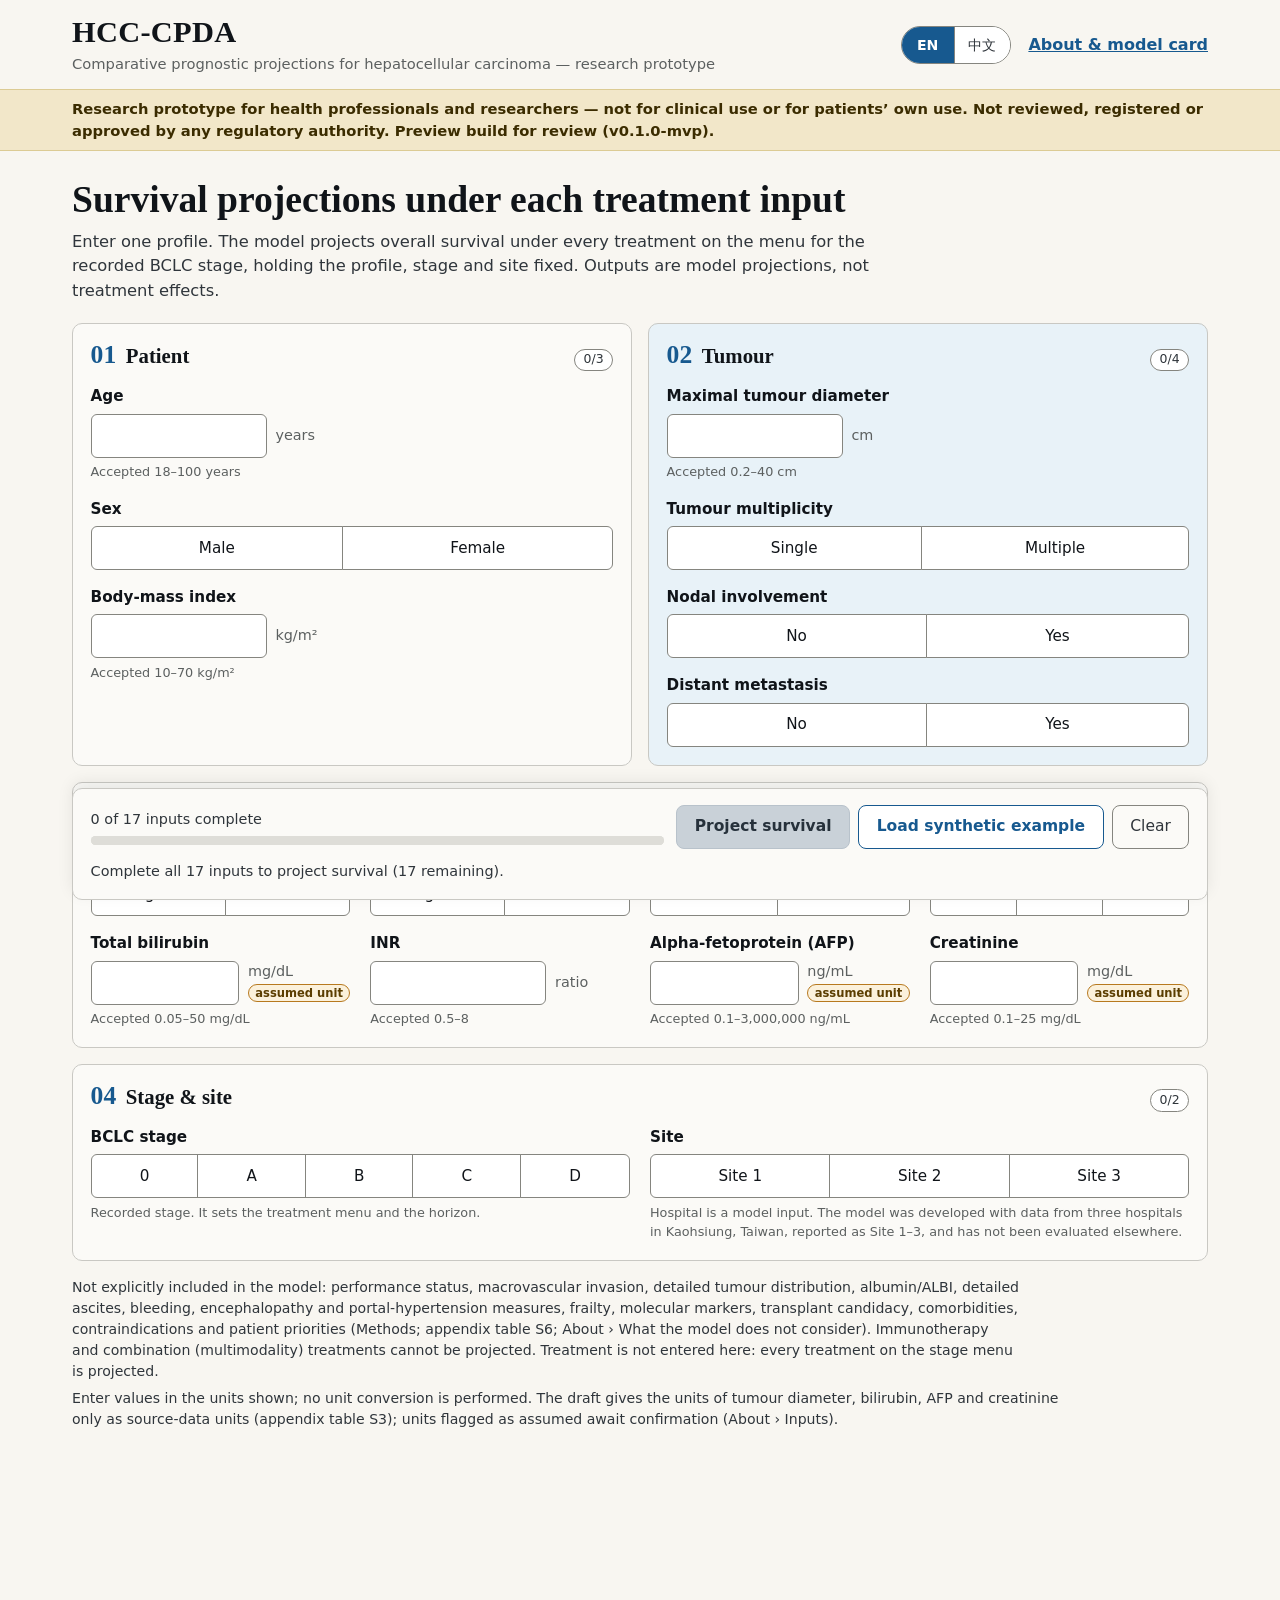
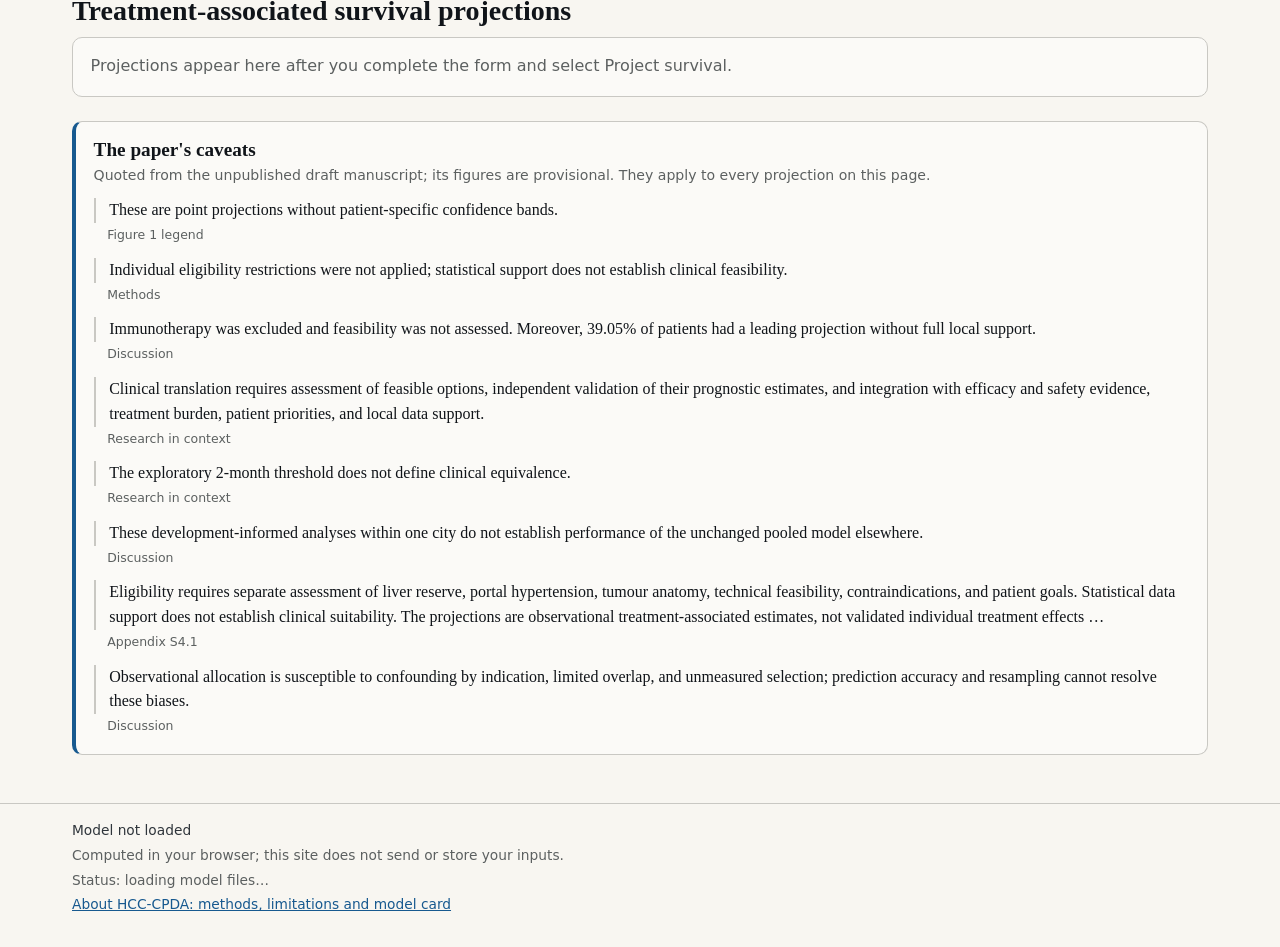
<file: index.html>
<!doctype html>
<html lang="en">
<head>
<meta charset="utf-8">
<meta name="viewport" content="width=device-width, initial-scale=1">
<meta http-equiv="Content-Security-Policy" content="default-src 'self'; script-src 'self'; style-src 'self'; img-src 'self' data:; connect-src 'self'; font-src 'self'; object-src 'none'; base-uri 'none'; form-action 'none'">
<meta name="referrer" content="no-referrer">
<meta name="robots" content="noindex, nofollow">
<title data-i18n="meta.title.calc">HCC-CPDA</title>
<link rel="icon" href="data:,">
<link rel="stylesheet" href="css/site.css">
<script type="module" src="js/app.js"></script>
</head>
<body data-page="calc">
<a class="skip-link" href="#calc-form" data-i18n="nav.skip_form"></a>

<header class="site-header">
  <div class="wrap header-inner">
    <div class="brand">
      <p class="wordmark"><a href="index.html" data-i18n="brand.name"></a></p>
      <p class="tagline" data-i18n="brand.subtitle"></p>
    </div>
    <nav class="header-nav" data-i18n-attr="aria-label:nav.label">
      <div class="lang-toggle" role="group" data-i18n-attr="aria-label:lang.label">
        <button type="button" data-lang="en" aria-pressed="true" lang="en" data-i18n="lang.en"></button>
        <button type="button" data-lang="zh-TW" aria-pressed="false" lang="zh-TW" data-i18n="lang.zh"></button>
      </div>
      <a class="nav-link" href="about.html" data-i18n="nav.about"></a>
    </nav>
  </div>
  <div class="banner" role="note"><p class="wrap" data-i18n="banner.text"></p></div>
</header>

<noscript><p class="wrap noscript">JavaScript is required for this calculator. 此計算器需要 JavaScript。</p></noscript>

<main id="main" class="wrap">
  <section class="intro" aria-labelledby="page-title">
    <h1 id="page-title" data-i18n="calc.title"></h1>
    <p class="lead" data-i18n="calc.lead"></p>
  </section>

  <form id="calc-form" class="calc-form" novalidate autocomplete="off" aria-labelledby="form-title">
    <h2 id="form-title" class="visually-hidden" data-i18n="form.title"></h2>
    <div class="form-grid">
      <fieldset class="sec sec-patient" data-section="patient">
        <legend class="sec-legend">
          <span class="sec-num" aria-hidden="true">01</span>
          <span class="sec-title" data-i18n="section.patient"></span>
          <span class="sec-count" data-count-for="patient" aria-hidden="true"></span>
          <span class="visually-hidden" data-count-sr-for="patient"></span>
        </legend>
        <div class="fields" data-fields-for="patient"></div>
      </fieldset>

      <fieldset class="sec sec-tumour" data-section="tumour">
        <legend class="sec-legend">
          <span class="sec-num" aria-hidden="true">02</span>
          <span class="sec-title" data-i18n="section.tumour"></span>
          <span class="sec-count" data-count-for="tumour" aria-hidden="true"></span>
          <span class="visually-hidden" data-count-sr-for="tumour"></span>
        </legend>
        <div class="fields" data-fields-for="tumour"></div>
      </fieldset>

      <fieldset class="sec sec-liver" data-section="liver">
        <legend class="sec-legend">
          <span class="sec-num" aria-hidden="true">03</span>
          <span class="sec-title" data-i18n="section.liver"></span>
          <span class="sec-count" data-count-for="liver" aria-hidden="true"></span>
          <span class="visually-hidden" data-count-sr-for="liver"></span>
        </legend>
        <div class="fields" data-fields-for="liver"></div>
      </fieldset>

      <fieldset class="sec sec-stage" data-section="stage_site">
        <legend class="sec-legend">
          <span class="sec-num" aria-hidden="true">04</span>
          <span class="sec-title" data-i18n="section.stage_site"></span>
          <span class="sec-count" data-count-for="stage_site" aria-hidden="true"></span>
          <span class="visually-hidden" data-count-sr-for="stage_site"></span>
        </legend>
        <div class="fields" data-fields-for="stage_site"></div>
      </fieldset>
    </div>

    <div class="form-notes">
      <p class="not-used" data-i18n="form.not_used"></p>
      <p class="units-note" data-i18n="form.units_note"></p>
    </div>

    <div class="actions">
      <div class="completion">
        <label for="completion-bar" id="completion-label"></label>
        <progress id="completion-bar" max="17" value="0"></progress>
      </div>
      <div class="buttons">
        <button type="submit" id="btn-project" class="btn btn-primary is-disabled" aria-disabled="true" aria-describedby="project-reason" data-i18n="btn.project"></button>
        <button type="button" id="btn-example" class="btn btn-secondary" data-i18n="btn.example"></button>
        <button type="button" id="btn-undo" class="btn btn-ghost" hidden data-i18n="btn.undo"></button>
        <button type="button" id="btn-clear" class="btn btn-ghost" data-i18n="btn.clear"></button>
      </div>
      <p id="project-reason" class="reason"></p>
      <p id="form-notice" class="notice" role="status"></p>
      <p id="form-live" class="visually-hidden" role="status"></p>
    </div>
  </form>

  <section id="results" class="results" aria-labelledby="results-title">
    <div class="results-head">
      <h2 id="results-title" tabindex="-1" data-i18n="results.title"></h2>
      <p id="results-context" class="context"></p>
      <p id="results-live" class="visually-hidden" role="status"></p>
    </div>
    <div id="results-body" class="results-body"></div>

    <section class="caveats" aria-labelledby="caveats-title">
      <h3 id="caveats-title" data-i18n="caveats.title"></h3>
      <p class="caveats-intro" data-i18n="caveats.intro"></p>
      <ul class="quote-list">
        <li><blockquote><p data-i18n="caveat.1.text"></p></blockquote><p class="src" data-i18n="caveat.1.src"></p></li>
        <li><blockquote><p data-i18n="caveat.2.text"></p></blockquote><p class="src" data-i18n="caveat.2.src"></p></li>
        <li><blockquote><p data-i18n="caveat.3.text"></p></blockquote><p class="src" data-i18n="caveat.3.src"></p></li>
        <li><blockquote><p data-i18n="caveat.4.text"></p></blockquote><p class="src" data-i18n="caveat.4.src"></p></li>
        <li><blockquote><p data-i18n="caveat.5.text"></p></blockquote><p class="src" data-i18n="caveat.5.src"></p></li>
        <li><blockquote><p data-i18n="caveat.6.text"></p></blockquote><p class="src" data-i18n="caveat.6.src"></p></li>
        <li><blockquote><p data-i18n="caveat.7.text"></p></blockquote><p class="src" data-i18n="caveat.7.src"></p></li>
        <li><blockquote><p data-i18n="caveat.8.text"></p></blockquote><p class="src" data-i18n="caveat.8.src"></p></li>
      </ul>
    </section>
  </section>
</main>

<footer class="site-footer">
  <div class="wrap footer-inner">
    <p id="footer-model" class="footer-model"></p>
    <p data-i18n="footer.privacy"></p>
    <p id="footer-status" class="footer-status" role="status"></p>
    <p><a href="about.html" data-i18n="footer.about"></a></p>
  </div>
</footer>
</body>
</html>
</file>
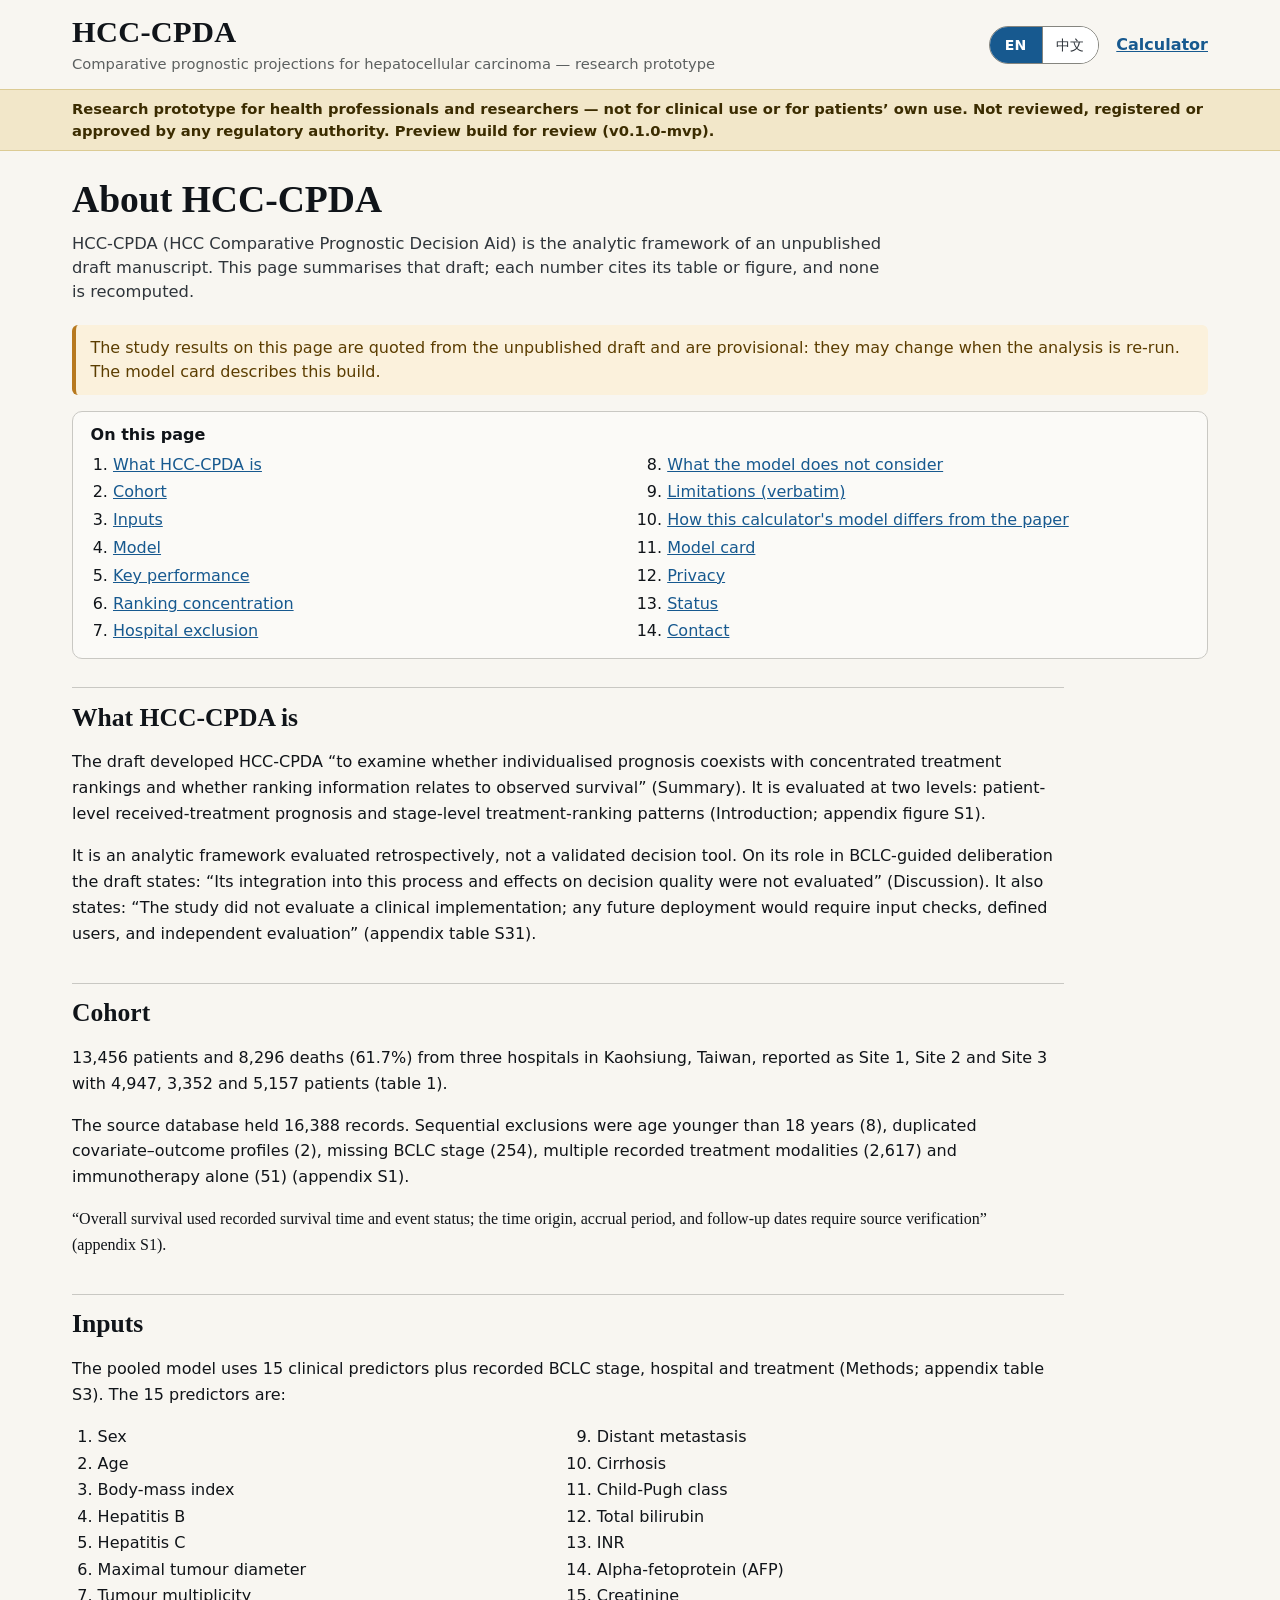
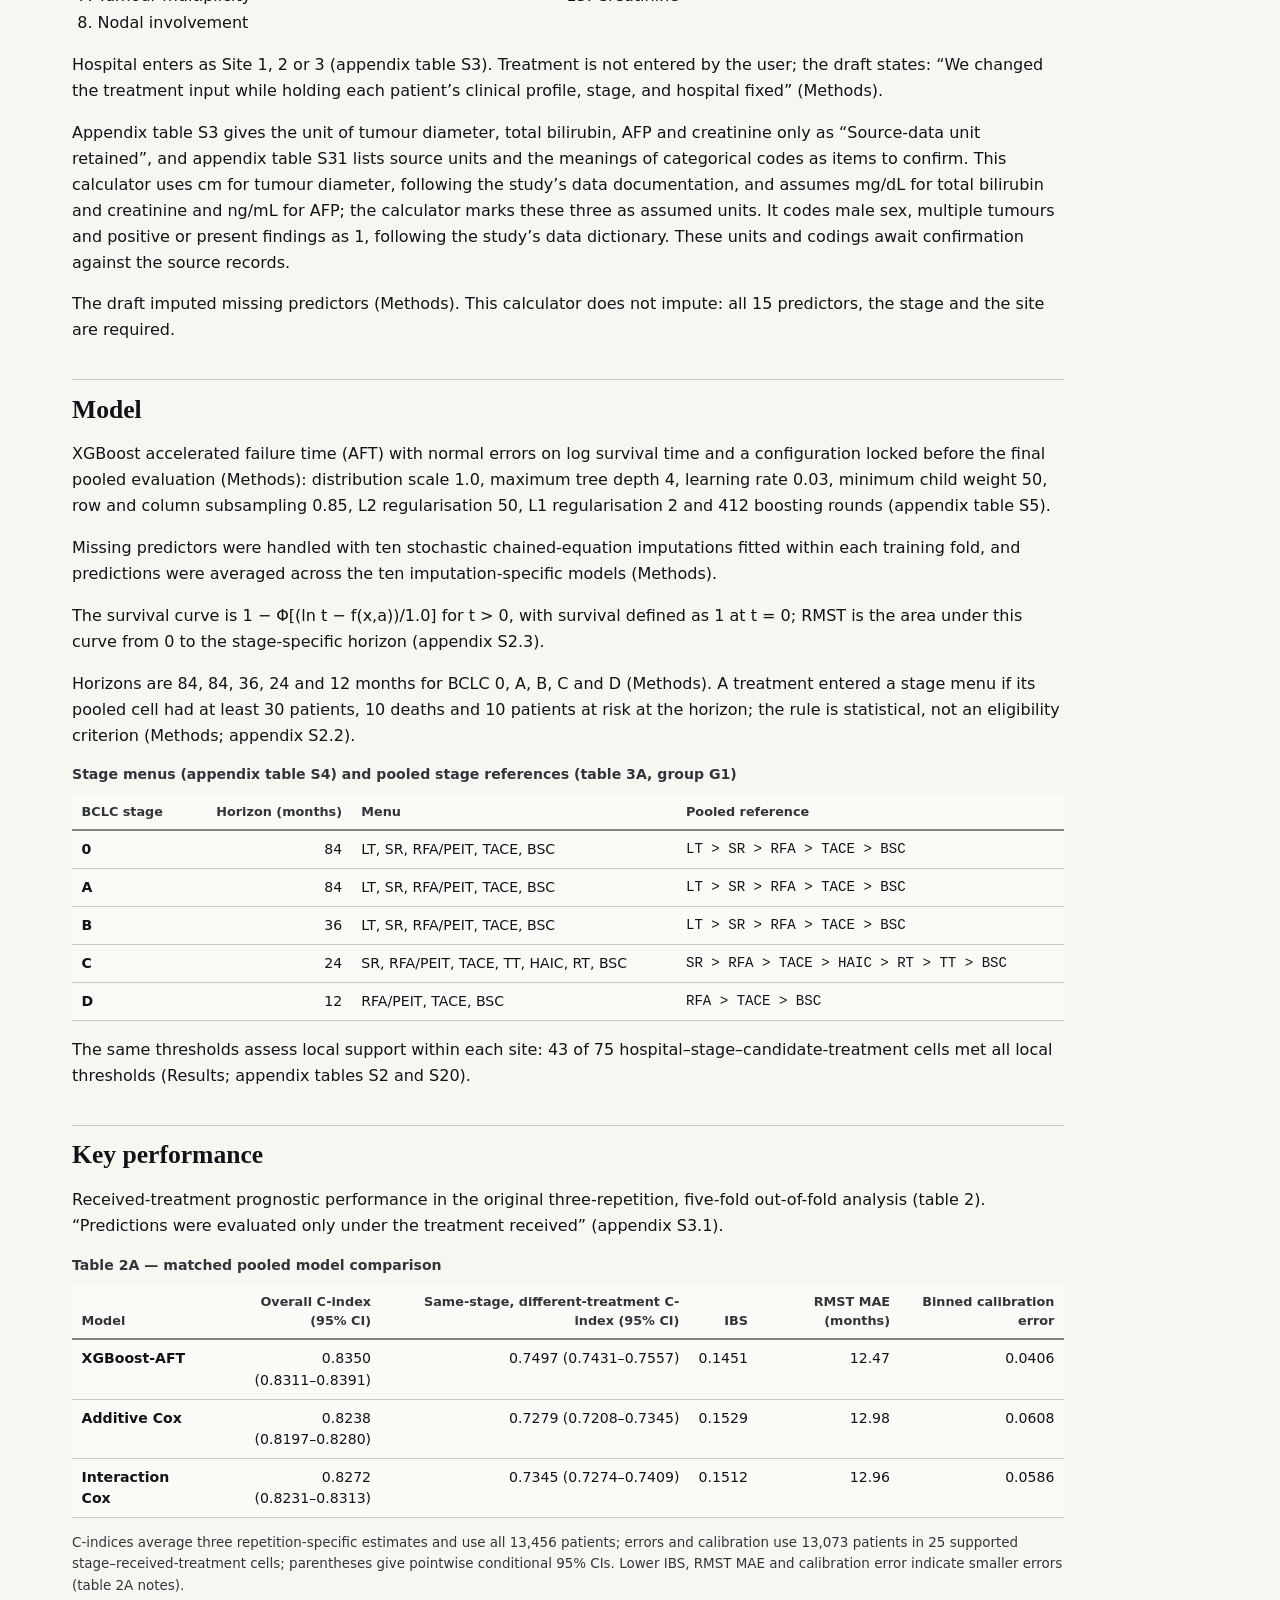
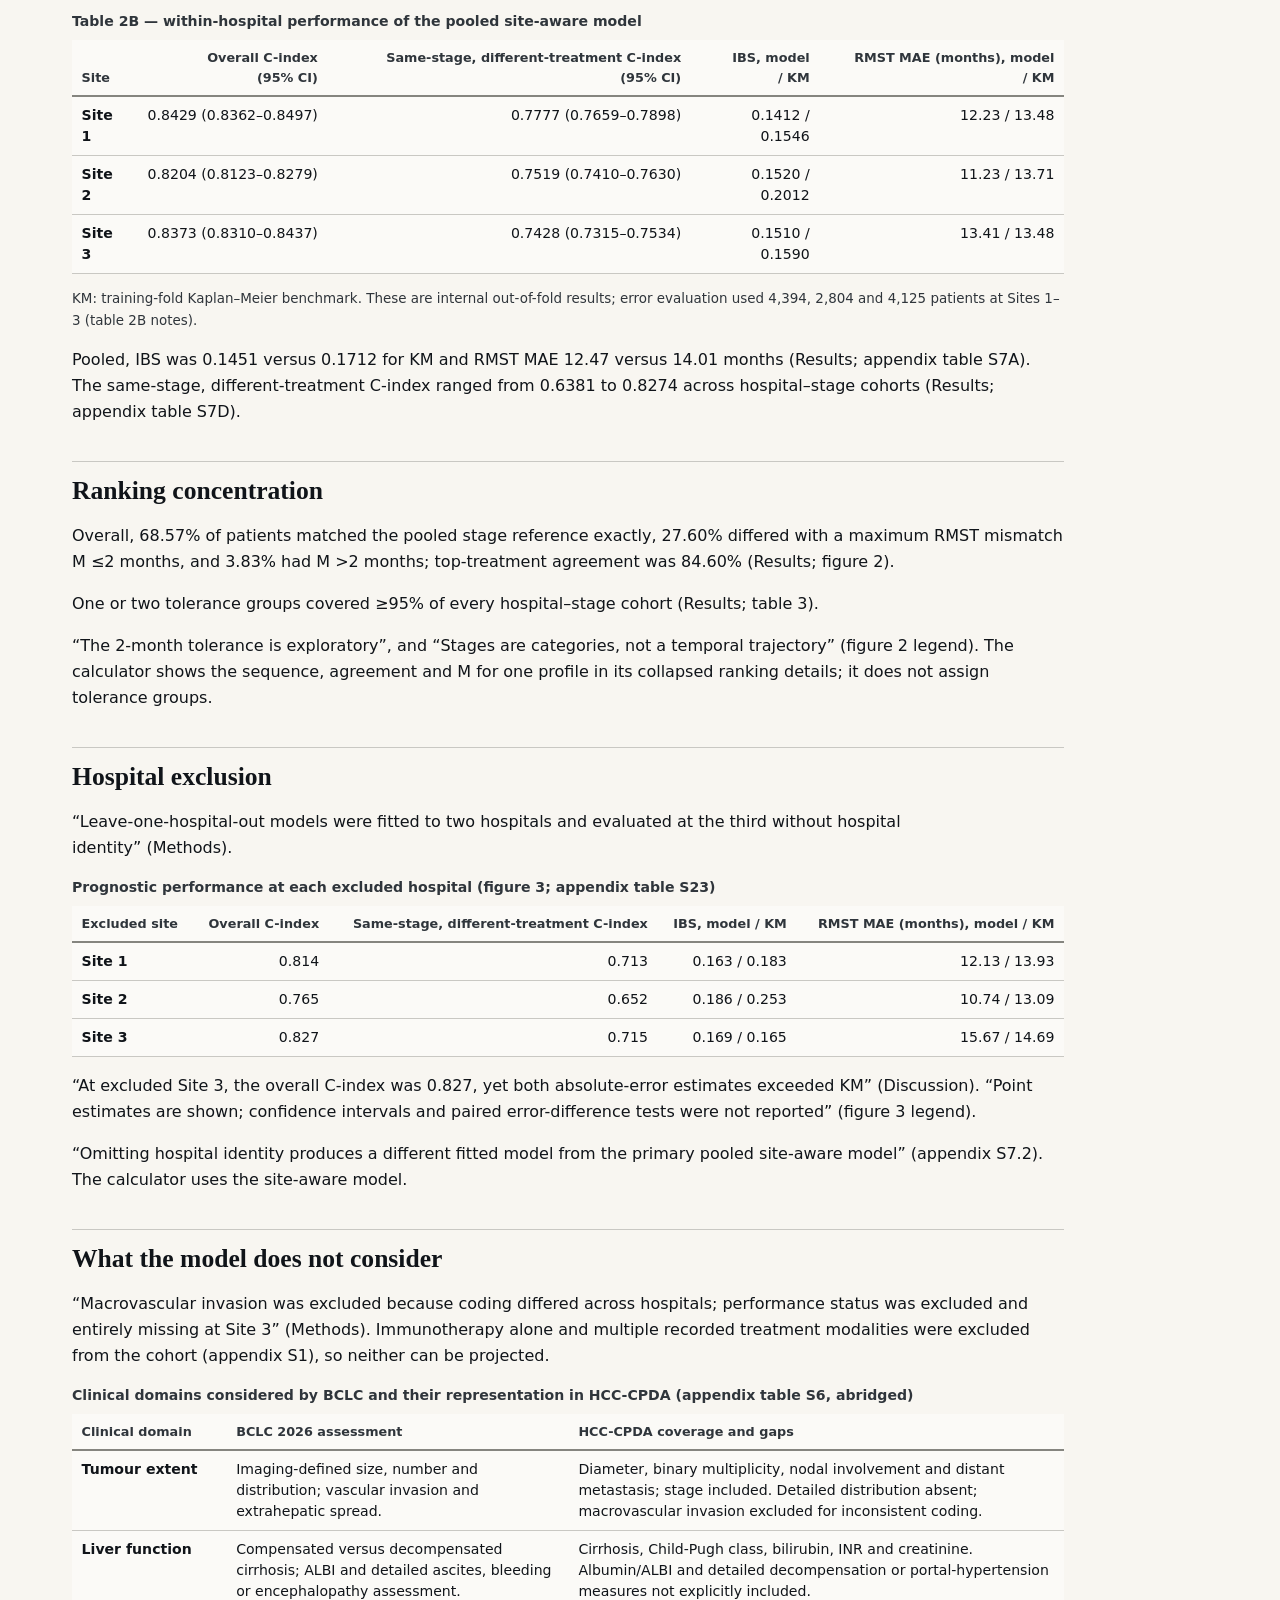
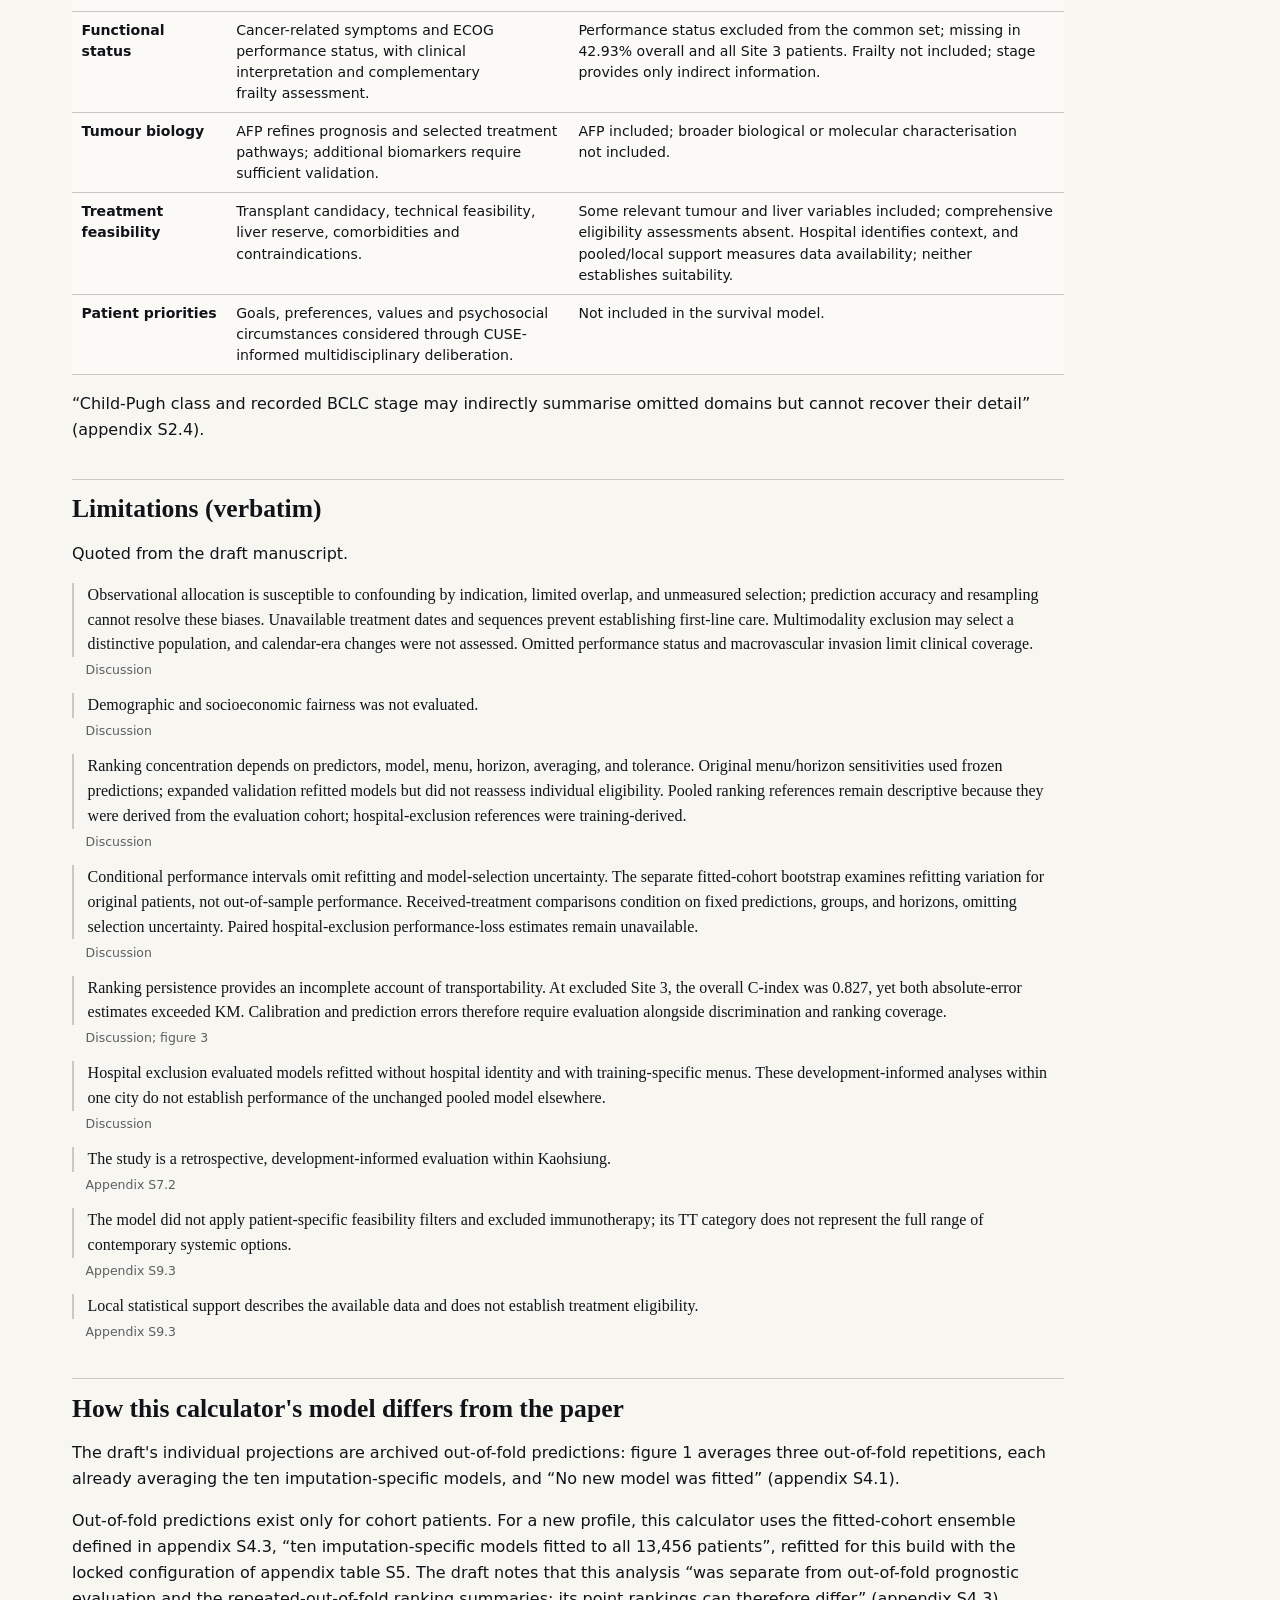
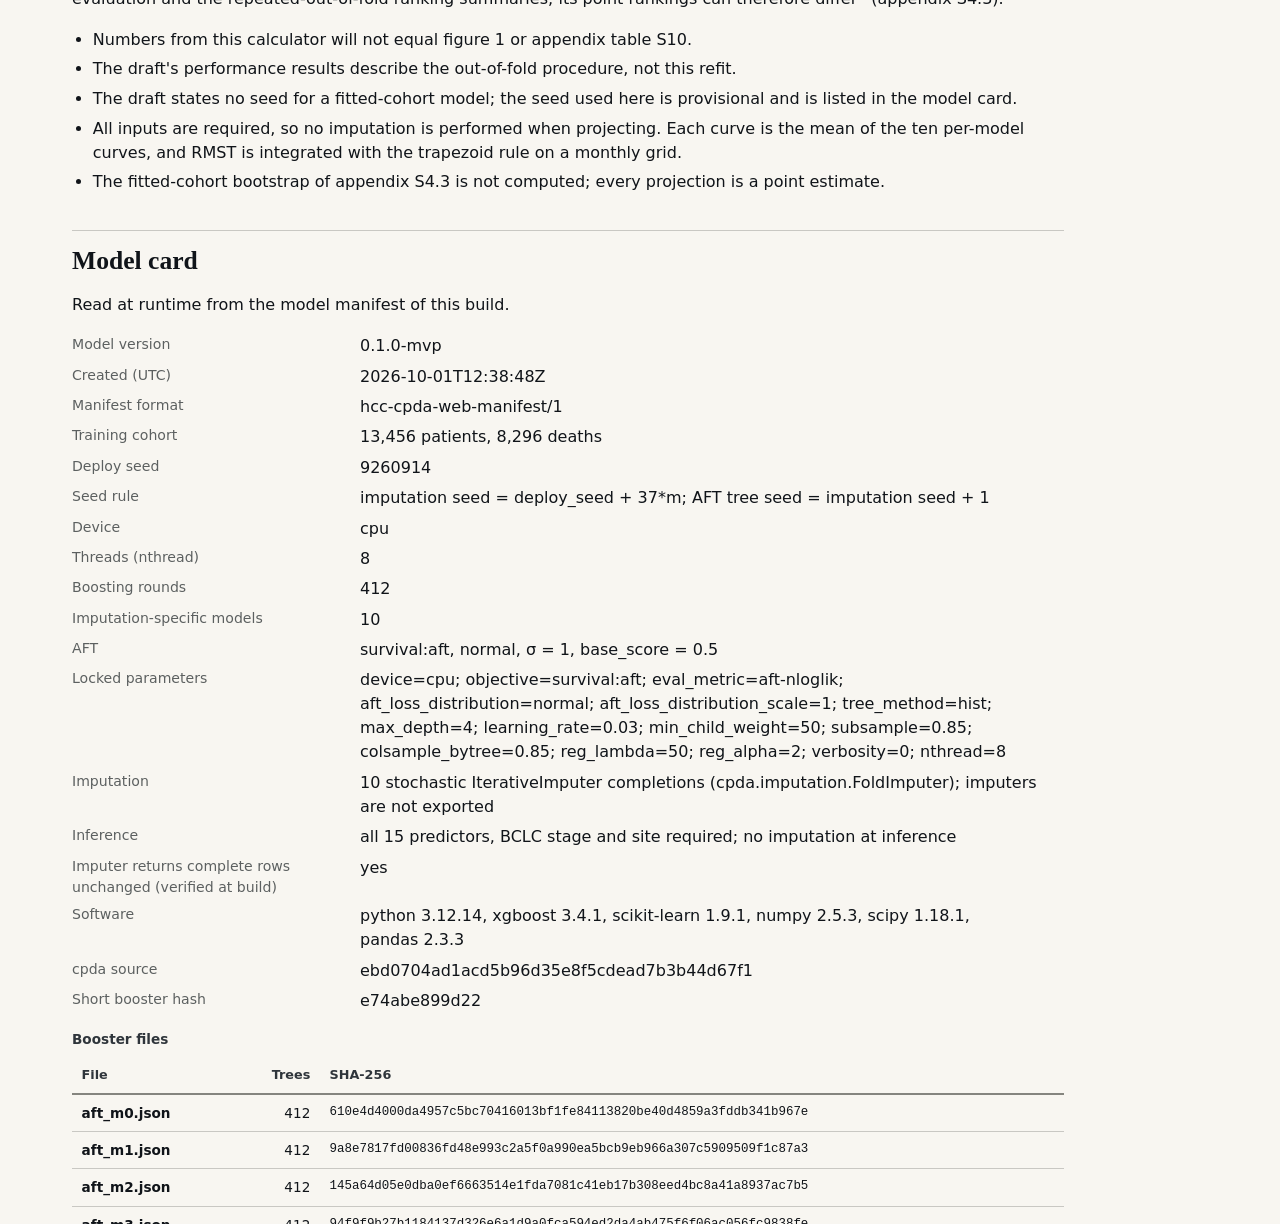
<file: about.html>
<!doctype html>
<html lang="en">
<head>
<meta charset="utf-8">
<meta name="viewport" content="width=device-width, initial-scale=1">
<meta http-equiv="Content-Security-Policy" content="default-src 'self'; script-src 'self'; style-src 'self'; img-src 'self' data:; connect-src 'self'; font-src 'self'; object-src 'none'; base-uri 'none'; form-action 'none'">
<meta name="referrer" content="no-referrer">
<meta name="robots" content="noindex, nofollow">
<title data-i18n="meta.title.about">HCC-CPDA</title>
<link rel="icon" href="data:,">
<link rel="stylesheet" href="css/site.css">
<script type="module" src="js/app.js"></script>
</head>
<body data-page="about">
<a class="skip-link" href="#content" data-i18n="nav.skip_content"></a>

<header class="site-header">
  <div class="wrap header-inner">
    <div class="brand">
      <p class="wordmark"><a href="index.html" data-i18n="brand.name"></a></p>
      <p class="tagline" data-i18n="brand.subtitle"></p>
    </div>
    <nav class="header-nav" data-i18n-attr="aria-label:nav.label">
      <div class="lang-toggle" role="group" data-i18n-attr="aria-label:lang.label">
        <button type="button" data-lang="en" aria-pressed="true" lang="en" data-i18n="lang.en"></button>
        <button type="button" data-lang="zh-TW" aria-pressed="false" lang="zh-TW" data-i18n="lang.zh"></button>
      </div>
      <a class="nav-link" href="index.html" data-i18n="nav.calc"></a>
    </nav>
  </div>
  <div class="banner" role="note"><p class="wrap" data-i18n="banner.text"></p></div>
</header>

<noscript><p class="wrap noscript">JavaScript is required to show this page's text. 此頁文字需要 JavaScript 才能顯示。</p></noscript>

<main id="content" class="wrap about" tabindex="-1">
  <h1 data-i18n="about.title"></h1>
  <p class="lead" data-i18n="about.lead"></p>
  <p class="msg msg-warn provisional" data-i18n="about.provisional"></p>

  <nav class="toc" aria-labelledby="toc-title">
    <h2 id="toc-title" data-i18n="about.toc"></h2>
    <ol>
      <li><a href="#what" data-i18n="about.what.h"></a></li>
      <li><a href="#cohort" data-i18n="about.cohort.h"></a></li>
      <li><a href="#inputs" data-i18n="about.inputs.h"></a></li>
      <li><a href="#model" data-i18n="about.model.h"></a></li>
      <li><a href="#performance" data-i18n="about.perf.h"></a></li>
      <li><a href="#ranking" data-i18n="about.rank.h"></a></li>
      <li><a href="#exclusion" data-i18n="about.excl.h"></a></li>
      <li><a href="#not-considered" data-i18n="about.notc.h"></a></li>
      <li><a href="#limitations" data-i18n="about.limits.h"></a></li>
      <li><a href="#calculator-model" data-i18n="about.calc.h"></a></li>
      <li><a href="#model-card-section" data-i18n="about.card.h"></a></li>
      <li><a href="#privacy" data-i18n="about.privacy.h"></a></li>
      <li><a href="#status" data-i18n="about.status.h"></a></li>
      <li><a href="#contact" data-i18n="about.contact.h"></a></li>
    </ol>
  </nav>

  <section id="what" class="doc-sec" aria-labelledby="what-h">
    <h2 id="what-h" data-i18n="about.what.h"></h2>
    <p data-i18n="about.what.p1"></p>
    <p data-i18n="about.what.p2"></p>
  </section>

  <section id="cohort" class="doc-sec" aria-labelledby="cohort-h">
    <h2 id="cohort-h" data-i18n="about.cohort.h"></h2>
    <p data-i18n="about.cohort.p1"></p>
    <p data-i18n="about.cohort.p2"></p>
    <p class="quote" data-i18n="about.cohort.p3"></p>
  </section>

  <section id="inputs" class="doc-sec" aria-labelledby="inputs-h">
    <h2 id="inputs-h" data-i18n="about.inputs.h"></h2>
    <p data-i18n="about.inputs.p1"></p>
    <ol class="cols">
      <li data-i18n="field.sex.label"></li>
      <li data-i18n="field.age.label"></li>
      <li data-i18n="field.BMI.label"></li>
      <li data-i18n="field.HBV.label"></li>
      <li data-i18n="field.HCV.label"></li>
      <li data-i18n="field.maximal_tumor_size.label"></li>
      <li data-i18n="field.tumor_number.label"></li>
      <li data-i18n="field.lymphonodules.label"></li>
      <li data-i18n="field.metastatsis.label"></li>
      <li data-i18n="field.cirrhosis.label"></li>
      <li data-i18n="field.childPugh_class.label"></li>
      <li data-i18n="field.total_bilirubin.label"></li>
      <li data-i18n="field.INR.label"></li>
      <li data-i18n="field.AFP.label"></li>
      <li data-i18n="field.creatine.label"></li>
    </ol>
    <p data-i18n="about.inputs.p2"></p>
    <p data-i18n="about.inputs.p3"></p>
    <p data-i18n="about.inputs.p4"></p>
  </section>

  <section id="model" class="doc-sec" aria-labelledby="model-h">
    <h2 id="model-h" data-i18n="about.model.h"></h2>
    <p data-i18n="about.model.p1"></p>
    <p data-i18n="about.model.p2"></p>
    <p data-i18n="about.model.p3"></p>
    <p data-i18n="about.model.p4"></p>
    <div class="table-wrap">
      <table class="doc-table stack">
        <caption data-i18n="about.model.table_caption"></caption>
        <thead>
          <tr>
            <th scope="col" data-i18n="about.model.col.stage"></th>
            <th scope="col" class="num" data-i18n="about.model.col.horizon"></th>
            <th scope="col" data-i18n="about.model.col.menu"></th>
            <th scope="col" data-i18n="about.model.col.reference"></th>
          </tr>
        </thead>
        <tbody>
          <tr><th scope="row">0</th><td class="num">84</td><td>LT, SR, RFA/PEIT, TACE, BSC</td><td class="seq">LT &gt; SR &gt; RFA &gt; TACE &gt; BSC</td></tr>
          <tr><th scope="row">A</th><td class="num">84</td><td>LT, SR, RFA/PEIT, TACE, BSC</td><td class="seq">LT &gt; SR &gt; RFA &gt; TACE &gt; BSC</td></tr>
          <tr><th scope="row">B</th><td class="num">36</td><td>LT, SR, RFA/PEIT, TACE, BSC</td><td class="seq">LT &gt; SR &gt; RFA &gt; TACE &gt; BSC</td></tr>
          <tr><th scope="row">C</th><td class="num">24</td><td>SR, RFA/PEIT, TACE, TT, HAIC, RT, BSC</td><td class="seq">SR &gt; RFA &gt; TACE &gt; HAIC &gt; RT &gt; TT &gt; BSC</td></tr>
          <tr><th scope="row">D</th><td class="num">12</td><td>RFA/PEIT, TACE, BSC</td><td class="seq">RFA &gt; TACE &gt; BSC</td></tr>
        </tbody>
      </table>
    </div>
    <p data-i18n="about.model.p5"></p>
  </section>

  <section id="performance" class="doc-sec" aria-labelledby="performance-h">
    <h2 id="performance-h" data-i18n="about.perf.h"></h2>
    <p data-i18n="about.perf.p1"></p>
    <div class="table-wrap">
      <table class="doc-table stack">
        <caption data-i18n="about.perf.t2a_caption"></caption>
        <thead>
          <tr>
            <th scope="col" data-i18n="about.perf.col.model"></th>
            <th scope="col" class="num" data-i18n="about.perf.col.overall"></th>
            <th scope="col" class="num" data-i18n="about.perf.col.same"></th>
            <th scope="col" class="num" data-i18n="about.perf.col.ibs"></th>
            <th scope="col" class="num" data-i18n="about.perf.col.mae"></th>
            <th scope="col" class="num" data-i18n="about.perf.col.cal"></th>
          </tr>
        </thead>
        <tbody>
          <tr><th scope="row">XGBoost-AFT</th><td class="num">0.8350 <span class="ci">(0.8311–0.8391)</span></td><td class="num">0.7497 <span class="ci">(0.7431–0.7557)</span></td><td class="num">0.1451</td><td class="num">12.47</td><td class="num">0.0406</td></tr>
          <tr><th scope="row" data-i18n="about.perf.additive"></th><td class="num">0.8238 <span class="ci">(0.8197–0.8280)</span></td><td class="num">0.7279 <span class="ci">(0.7208–0.7345)</span></td><td class="num">0.1529</td><td class="num">12.98</td><td class="num">0.0608</td></tr>
          <tr><th scope="row" data-i18n="about.perf.interaction"></th><td class="num">0.8272 <span class="ci">(0.8231–0.8313)</span></td><td class="num">0.7345 <span class="ci">(0.7274–0.7409)</span></td><td class="num">0.1512</td><td class="num">12.96</td><td class="num">0.0586</td></tr>
        </tbody>
      </table>
    </div>
    <p class="fine" data-i18n="about.perf.t2a_note"></p>
    <div class="table-wrap">
      <table class="doc-table stack">
        <caption data-i18n="about.perf.t2b_caption"></caption>
        <thead>
          <tr>
            <th scope="col" data-i18n="about.perf.col.site"></th>
            <th scope="col" class="num" data-i18n="about.perf.col.overall"></th>
            <th scope="col" class="num" data-i18n="about.perf.col.same"></th>
            <th scope="col" class="num" data-i18n="about.perf.col.ibs_km"></th>
            <th scope="col" class="num" data-i18n="about.perf.col.mae_km"></th>
          </tr>
        </thead>
        <tbody>
          <tr><th scope="row" data-i18n="site.1"></th><td class="num">0.8429 <span class="ci">(0.8362–0.8497)</span></td><td class="num">0.7777 <span class="ci">(0.7659–0.7898)</span></td><td class="num">0.1412 / 0.1546</td><td class="num">12.23 / 13.48</td></tr>
          <tr><th scope="row" data-i18n="site.2"></th><td class="num">0.8204 <span class="ci">(0.8123–0.8279)</span></td><td class="num">0.7519 <span class="ci">(0.7410–0.7630)</span></td><td class="num">0.1520 / 0.2012</td><td class="num">11.23 / 13.71</td></tr>
          <tr><th scope="row" data-i18n="site.3"></th><td class="num">0.8373 <span class="ci">(0.8310–0.8437)</span></td><td class="num">0.7428 <span class="ci">(0.7315–0.7534)</span></td><td class="num">0.1510 / 0.1590</td><td class="num">13.41 / 13.48</td></tr>
        </tbody>
      </table>
    </div>
    <p class="fine" data-i18n="about.perf.t2b_note"></p>
    <p data-i18n="about.perf.p2"></p>
  </section>

  <section id="ranking" class="doc-sec" aria-labelledby="ranking-h">
    <h2 id="ranking-h" data-i18n="about.rank.h"></h2>
    <p data-i18n="about.rank.p1"></p>
    <p data-i18n="about.rank.p2"></p>
    <p data-i18n="about.rank.p3"></p>
  </section>

  <section id="exclusion" class="doc-sec" aria-labelledby="exclusion-h">
    <h2 id="exclusion-h" data-i18n="about.excl.h"></h2>
    <p data-i18n="about.excl.p1"></p>
    <div class="table-wrap">
      <table class="doc-table stack">
        <caption data-i18n="about.excl.table_caption"></caption>
        <thead>
          <tr>
            <th scope="col" data-i18n="about.excl.col.site"></th>
            <th scope="col" class="num" data-i18n="about.excl.col.overall"></th>
            <th scope="col" class="num" data-i18n="about.excl.col.same"></th>
            <th scope="col" class="num" data-i18n="about.perf.col.ibs_km"></th>
            <th scope="col" class="num" data-i18n="about.perf.col.mae_km"></th>
          </tr>
        </thead>
        <tbody>
          <tr><th scope="row" data-i18n="site.1"></th><td class="num">0.814</td><td class="num">0.713</td><td class="num">0.163 / 0.183</td><td class="num">12.13 / 13.93</td></tr>
          <tr><th scope="row" data-i18n="site.2"></th><td class="num">0.765</td><td class="num">0.652</td><td class="num">0.186 / 0.253</td><td class="num">10.74 / 13.09</td></tr>
          <tr><th scope="row" data-i18n="site.3"></th><td class="num">0.827</td><td class="num">0.715</td><td class="num">0.169 / 0.165</td><td class="num">15.67 / 14.69</td></tr>
        </tbody>
      </table>
    </div>
    <p data-i18n="about.excl.p2"></p>
    <p data-i18n="about.excl.p3"></p>
  </section>

  <section id="not-considered" class="doc-sec" aria-labelledby="not-considered-h">
    <h2 id="not-considered-h" data-i18n="about.notc.h"></h2>
    <p data-i18n="about.notc.p1"></p>
    <div class="table-wrap">
      <table class="doc-table text-table stack">
        <caption data-i18n="about.notc.table_caption"></caption>
        <thead>
          <tr>
            <th scope="col" data-i18n="about.notc.col.domain"></th>
            <th scope="col" data-i18n="about.notc.col.bclc"></th>
            <th scope="col" data-i18n="about.notc.col.cpda"></th>
          </tr>
        </thead>
        <tbody>
          <tr><th scope="row" data-i18n="about.notc.r1.domain"></th><td data-i18n="about.notc.r1.bclc"></td><td data-i18n="about.notc.r1.cpda"></td></tr>
          <tr><th scope="row" data-i18n="about.notc.r2.domain"></th><td data-i18n="about.notc.r2.bclc"></td><td data-i18n="about.notc.r2.cpda"></td></tr>
          <tr><th scope="row" data-i18n="about.notc.r3.domain"></th><td data-i18n="about.notc.r3.bclc"></td><td data-i18n="about.notc.r3.cpda"></td></tr>
          <tr><th scope="row" data-i18n="about.notc.r4.domain"></th><td data-i18n="about.notc.r4.bclc"></td><td data-i18n="about.notc.r4.cpda"></td></tr>
          <tr><th scope="row" data-i18n="about.notc.r5.domain"></th><td data-i18n="about.notc.r5.bclc"></td><td data-i18n="about.notc.r5.cpda"></td></tr>
          <tr><th scope="row" data-i18n="about.notc.r6.domain"></th><td data-i18n="about.notc.r6.bclc"></td><td data-i18n="about.notc.r6.cpda"></td></tr>
        </tbody>
      </table>
    </div>
    <p data-i18n="about.notc.p2"></p>
  </section>

  <section id="limitations" class="doc-sec" aria-labelledby="limitations-h">
    <h2 id="limitations-h" data-i18n="about.limits.h"></h2>
    <p data-i18n="about.limits.intro"></p>
    <ul class="quote-list">
      <li><blockquote><p data-i18n="about.limit.1.text"></p></blockquote><p class="src" data-i18n="about.limit.1.src"></p></li>
      <li><blockquote><p data-i18n="about.limit.2.text"></p></blockquote><p class="src" data-i18n="about.limit.2.src"></p></li>
      <li><blockquote><p data-i18n="about.limit.3.text"></p></blockquote><p class="src" data-i18n="about.limit.3.src"></p></li>
      <li><blockquote><p data-i18n="about.limit.4.text"></p></blockquote><p class="src" data-i18n="about.limit.4.src"></p></li>
      <li><blockquote><p data-i18n="about.limit.5.text"></p></blockquote><p class="src" data-i18n="about.limit.5.src"></p></li>
      <li><blockquote><p data-i18n="about.limit.6.text"></p></blockquote><p class="src" data-i18n="about.limit.6.src"></p></li>
      <li><blockquote><p data-i18n="about.limit.7.text"></p></blockquote><p class="src" data-i18n="about.limit.7.src"></p></li>
      <li><blockquote><p data-i18n="about.limit.8.text"></p></blockquote><p class="src" data-i18n="about.limit.8.src"></p></li>
      <li><blockquote><p data-i18n="about.limit.9.text"></p></blockquote><p class="src" data-i18n="about.limit.9.src"></p></li>
    </ul>
  </section>

  <section id="calculator-model" class="doc-sec" aria-labelledby="calculator-model-h">
    <h2 id="calculator-model-h" data-i18n="about.calc.h"></h2>
    <p data-i18n="about.calc.p1"></p>
    <p data-i18n="about.calc.p2"></p>
    <ul class="bullets">
      <li data-i18n="about.calc.li1"></li>
      <li data-i18n="about.calc.li2"></li>
      <li data-i18n="about.calc.li3"></li>
      <li data-i18n="about.calc.li4"></li>
      <li data-i18n="about.calc.li5"></li>
    </ul>
  </section>

  <section id="model-card-section" class="doc-sec" aria-labelledby="model-card-h">
    <h2 id="model-card-h" data-i18n="about.card.h"></h2>
    <p data-i18n="about.card.intro"></p>
    <div id="model-card" class="model-card"></div>
    <p class="fine" data-i18n="about.card.hash_note"></p>
  </section>

  <section id="privacy" class="doc-sec" aria-labelledby="privacy-h">
    <h2 id="privacy-h" data-i18n="about.privacy.h"></h2>
    <p data-i18n="about.privacy.p1"></p>
    <p data-i18n="about.privacy.p2"></p>
  </section>

  <section id="status" class="doc-sec" aria-labelledby="status-h">
    <h2 id="status-h" data-i18n="about.status.h"></h2>
    <p data-i18n="about.status.p1"></p>
    <p data-i18n="about.status.p2"></p>
  </section>

  <section id="contact" class="doc-sec" aria-labelledby="contact-h">
    <h2 id="contact-h" data-i18n="about.contact.h"></h2>
    <p data-i18n="about.contact.p1"></p>
  </section>
</main>

<footer class="site-footer">
  <div class="wrap footer-inner">
    <p id="footer-model" class="footer-model"></p>
    <p data-i18n="footer.privacy"></p>
    <p id="footer-status" class="footer-status" role="status"></p>
    <p><a href="index.html" data-i18n="footer.calc"></a></p>
  </div>
</footer>
</body>
</html>
</file>
<file: css/site.css>
/* HCC-CPDA web MVP. Tokens follow the tkinter mock (code/ui): cream background, navy primary,
   serif display headings, system sans for the interface. Chart colours come from config.json.
   No web fonts, no external resources. */

:root {
  --bg: #f8f6f1;
  --card: #fbfaf7;
  --panel: #e8f2f8;
  --surface: #ffffff;
  --primary: #17598f;
  --primary-strong: #0f4470;
  --primary-tint: #e4edf5;
  --border: #c9c8c3;
  --border-strong: #85857f;
  --track: #deddd8;
  --ink: #101419;
  --ink-2: #2f353b;
  --muted: #5c6060;
  --warn-bg: #fbf1dc;
  --warn-border: #b7791f;
  --warn-ink: #5b3d00;
  --err: #a32020;
  --err-bg: #fbeceb;
  --focus: #0b3d66;
  --banner-bg: #f2e7c9;
  --banner-line: #dccb94;
  --grid: #e4e2dc;
  --serif: "Iowan Old Style", "Palatino Linotype", Palatino, "Book Antiqua", Georgia, "Times New Roman", serif;
  /* Named UI fonts first: system-ui follows the OS locale (Microsoft JhengHei UI on zh-TW Windows). */
  --sans: -apple-system, BlinkMacSystemFont, "Segoe UI", system-ui, Roboto, "Helvetica Neue", Arial, "Noto Sans", sans-serif;
  --mono: ui-monospace, SFMono-Regular, Consolas, "Liberation Mono", Menlo, monospace;
  color-scheme: light;
}

:root:lang(zh-TW) {
  /* CJK glyphs: serif faces with real bold weights first, then Microsoft JhengHei (real bold) before
     PMingLiU, whose 700 weight is synthesised on stock Windows. Latin glyphs keep Palatino. */
  --serif: "Iowan Old Style", "Palatino Linotype", Georgia, "Noto Serif TC", "Source Han Serif TC", "Songti TC", "Microsoft JhengHei", "PingFang TC", "PMingLiU", serif;
  --sans: -apple-system, BlinkMacSystemFont, "Segoe UI", "Microsoft JhengHei", "PingFang TC", "Noto Sans TC", "Heiti TC", system-ui, sans-serif;
}

*,
*::before,
*::after {
  box-sizing: border-box;
}

html {
  -webkit-text-size-adjust: 100%;
  text-size-adjust: 100%;
}

body {
  margin: 0;
  background: var(--bg);
  color: var(--ink);
  font-family: var(--sans);
  font-size: 1rem;
  line-height: 1.5;
  overflow-wrap: break-word;
  text-wrap: pretty;
}

.nowrap {
  white-space: nowrap;
}

a {
  color: var(--primary);
}

a:hover {
  color: var(--primary-strong);
}

:focus-visible {
  outline: 3px solid var(--focus);
  outline-offset: 2px;
}

h1,
h2,
h3 {
  font-family: var(--serif);
  font-weight: 700;
  line-height: 1.2;
  color: var(--ink);
}

.wrap {
  width: 100%;
  max-width: 74rem;
  margin-left: auto;
  margin-right: auto;
  padding-left: 1rem;
  padding-right: 1rem;
}

@media (min-width: 48rem) {
  .wrap {
    padding-left: 1.5rem;
    padding-right: 1.5rem;
  }
}

.visually-hidden {
  position: absolute !important;
  width: 1px;
  height: 1px;
  padding: 0;
  margin: -1px;
  overflow: hidden;
  clip-path: inset(50%);
  white-space: nowrap;
  border: 0;
}

.skip-link {
  position: absolute;
  left: 0.5rem;
  top: -4rem;
  z-index: 20;
  padding: 0.5rem 0.75rem;
  border-radius: 6px;
  background: var(--primary);
  color: #ffffff;
  font-weight: 600;
}

.skip-link:focus {
  top: 0.5rem;
  color: #ffffff;
}

.noscript {
  margin-top: 1rem;
  padding: 0.75rem 1rem;
  border: 1px solid var(--err);
  background: var(--err-bg);
  color: var(--err);
}

/* ---------- Header and banner ---------- */

.site-header {
  background: var(--bg);
}

.header-inner {
  display: flex;
  flex-wrap: wrap;
  align-items: center;
  justify-content: space-between;
  gap: 0.75rem 1.5rem;
  padding-top: 1rem;
  padding-bottom: 0.9rem;
}

.brand {
  min-width: 0;
}

.wordmark {
  margin: 0;
  font-family: var(--serif);
  font-size: 1.9rem;
  font-weight: 700;
  letter-spacing: 0.01em;
  line-height: 1.1;
}

.wordmark a {
  color: var(--ink);
  text-decoration: none;
}

.tagline {
  margin: 0.2rem 0 0;
  color: var(--muted);
  font-size: 0.92rem;
}

.header-nav {
  display: flex;
  flex-wrap: wrap;
  align-items: center;
  gap: 0.75rem 1.1rem;
}

.lang-toggle {
  display: inline-flex;
  border: 1px solid var(--border-strong);
  border-radius: 999px;
  overflow: hidden;
  background: var(--surface);
}

.lang-toggle button {
  min-width: 3.25rem;
  min-height: 2.25rem;
  padding: 0.3rem 0.85rem;
  border: 0;
  background: var(--surface);
  color: var(--ink-2);
  font: inherit;
  font-size: 0.88rem;
  cursor: pointer;
}

.lang-toggle button + button {
  border-left: 1px solid var(--border-strong);
}

.lang-toggle button[aria-pressed="true"] {
  background: var(--primary);
  color: #ffffff;
  font-weight: 600;
}

.lang-toggle button:focus-visible {
  outline-offset: -3px;
}

.lang-toggle button[aria-pressed="true"]:focus-visible {
  outline-color: #ffffff;
  outline-offset: -5px;
}

.nav-link {
  font-weight: 600;
}

.banner {
  background: var(--banner-bg);
  border-top: 1px solid var(--banner-line);
  border-bottom: 1px solid var(--banner-line);
}

.banner p {
  margin: 0 auto;
  padding-top: 0.5rem;
  padding-bottom: 0.5rem;
  color: #3b2c00;
  font-size: 0.92rem;
  font-weight: 600;
}

/* ---------- Intro ---------- */

h1 {
  margin: 1.6rem 0 0.5rem;
  font-size: clamp(1.6rem, 1.15rem + 1.6vw, 2.35rem);
}

.lead {
  max-width: 54rem;
  margin: 0 0 1.25rem;
  color: var(--ink-2);
  font-size: 1.02rem;
}

/* ---------- Form ---------- */

.form-grid {
  display: grid;
  grid-template-columns: minmax(0, 1fr);
  gap: 1rem;
}

@media (min-width: 52rem) {
  .form-grid {
    grid-template-columns: repeat(2, minmax(0, 1fr));
  }

  .sec-liver,
  .sec-stage {
    grid-column: 1 / -1;
  }
}

.sec {
  min-width: 0;
  margin: 0;
  padding: 1rem 1.1rem 1.15rem;
  border: 1px solid var(--border);
  border-radius: 10px;
  background: var(--card);
}

.sec-tumour {
  background: var(--panel);
}

.sec-legend {
  float: left;
  display: flex;
  align-items: baseline;
  gap: 0.6rem;
  width: 100%;
  margin: 0 0 0.85rem;
  padding: 0;
}

.sec-legend + * {
  clear: both;
}

.sec-num {
  color: var(--primary);
  font-family: var(--serif);
  font-size: 1.6rem;
  font-weight: 700;
  line-height: 1;
  font-variant-numeric: lining-nums;
}

.sec-title {
  font-family: var(--serif);
  font-size: 1.3rem;
  font-weight: 700;
}

.sec-count {
  margin-left: auto;
  padding: 0.05rem 0.55rem;
  border: 1px solid var(--border-strong);
  border-radius: 999px;
  background: var(--surface);
  color: var(--ink-2);
  font-family: var(--sans);
  font-size: 0.78rem;
  font-variant-numeric: tabular-nums;
}

.sec-count.is-done {
  border-color: var(--primary);
  background: var(--primary);
  color: #ffffff;
}

.fields {
  display: grid;
  grid-template-columns: minmax(0, 1fr);
  gap: 1rem 1.25rem;
}

.sec-liver .fields {
  grid-template-columns: repeat(auto-fit, minmax(min(100%, 13.5rem), 1fr));
}

.sec-stage .fields {
  grid-template-columns: repeat(auto-fit, minmax(min(100%, 17rem), 1fr));
}

.field {
  min-width: 0;
  margin: 0;
  padding: 0;
  border: 0;
}

.field-label {
  display: block;
  margin: 0 0 0.35rem;
  padding: 0;
  color: var(--ink);
  font-size: 0.95rem;
  font-weight: 600;
}

.num-wrap {
  display: flex;
  align-items: center;
  gap: 0.55rem;
}

.num-input {
  width: 100%;
  max-width: 11rem;
  min-height: 2.75rem;
  padding: 0.35rem 0.65rem;
  border: 1px solid var(--border-strong);
  border-radius: 6px;
  background: var(--surface);
  color: var(--ink);
  font-family: Georgia, "Times New Roman", serif;
  font-size: 1.3rem;
  font-variant-numeric: lining-nums tabular-nums;
}

.num-input:hover {
  border-color: var(--ink-2);
}

.field.is-error .num-input {
  border: 2px solid var(--err);
}

.field.is-warn .num-input {
  border: 2px solid var(--warn-border);
}

.unit {
  color: var(--muted);
  font-size: 0.9rem;
}

.unit-flag {
  display: inline-block;
  padding: 0 0.4rem;
  border: 1px solid var(--warn-border);
  border-radius: 999px;
  background: var(--warn-bg);
  color: var(--warn-ink);
  font-size: 0.72rem;
  font-weight: 600;
  line-height: 1.45;
  white-space: nowrap;
  vertical-align: 1px;
}

.field-hint {
  margin: 0.3rem 0 0;
  color: var(--muted);
  font-size: 0.8rem;
}

.field-msg {
  margin: 0.3rem 0 0;
  font-size: 0.86rem;
}

.field-msg:empty {
  display: none;
}

.field-msg.is-error {
  color: var(--err);
  font-weight: 600;
}

.field-msg.is-warn {
  color: var(--warn-ink);
}

/* Segmented radio groups (native radios, visually hidden but focusable). */
.seg {
  position: relative;
  display: flex;
  flex-wrap: wrap;
}

.seg-input {
  position: absolute;
  width: 1px;
  height: 1px;
  margin: 0;
  opacity: 0;
}

.seg-label {
  flex: 1 1 auto;
  min-width: 3rem;
  min-height: 2.75rem;
  display: flex;
  align-items: center;
  justify-content: center;
  margin-left: -1px;
  padding: 0.4rem 0.8rem;
  border: 1px solid var(--border-strong);
  background: var(--surface);
  color: var(--ink);
  font-size: 0.95rem;
  text-align: center;
  cursor: pointer;
  user-select: none;
}

.seg-label:first-of-type {
  margin-left: 0;
  border-radius: 6px 0 0 6px;
}

.seg-label:last-of-type {
  border-radius: 0 6px 6px 0;
}

.seg-label:hover {
  background: var(--primary-tint);
}

.seg-input:checked + .seg-label {
  position: relative;
  z-index: 1;
  border-color: var(--primary);
  background: var(--primary);
  color: #ffffff;
  font-weight: 600;
}

.seg-input:checked + .seg-label:hover {
  background: var(--primary-strong);
}

.seg-input:focus-visible + .seg-label {
  position: relative;
  z-index: 2;
  outline: 3px solid var(--focus);
  outline-offset: 2px;
}

.field.is-error .seg-label {
  border-color: var(--err);
}

.form-notes {
  margin: 1rem 0 0;
  color: var(--ink-2);
  font-size: 0.88rem;
}

.form-notes p {
  margin: 0 0 0.35rem;
  max-width: 62rem;
}

/* ---------- Actions ---------- */

.actions {
  display: grid;
  gap: 0.75rem;
  margin-top: 1rem;
  padding: 1rem 1.1rem;
  border: 1px solid var(--border);
  border-radius: 10px;
  background: var(--card);
}

@media (min-width: 52rem) {
  .actions {
    grid-template-columns: minmax(14rem, 1fr) auto;
    align-items: center;
  }

  .reason,
  .notice {
    grid-column: 1 / -1;
  }
}

@media (min-width: 52rem) {
  .actions {
    position: sticky;
    bottom: 0;
    z-index: 6;
    box-shadow: 0 -6px 16px rgba(16, 20, 25, 0.08);
  }

  /* Keep keyboard focus scrolled clear of the sticky bar. */
  html:has(.actions) {
    scroll-padding-bottom: 10rem;
  }
}

.completion {
  display: grid;
  gap: 0.35rem;
  font-size: 0.9rem;
  color: var(--ink-2);
}

progress {
  width: 100%;
  height: 0.55rem;
  border: 0;
  border-radius: 999px;
  background: var(--track);
  color: var(--primary);
  appearance: none;
  -webkit-appearance: none;
}

progress::-webkit-progress-bar {
  border-radius: 999px;
  background: var(--track);
}

progress::-webkit-progress-value {
  border-radius: 999px;
  background: var(--primary);
}

progress::-moz-progress-bar {
  border-radius: 999px;
  background: var(--primary);
}

.buttons {
  display: flex;
  flex-wrap: wrap;
  gap: 0.5rem;
}

.btn {
  min-height: 2.75rem;
  padding: 0.55rem 1.1rem;
  border: 1px solid var(--primary);
  border-radius: 8px;
  font: inherit;
  font-size: 0.97rem;
  cursor: pointer;
}

.btn-primary {
  background: var(--primary);
  color: #ffffff;
  font-weight: 600;
}

.btn-primary:hover {
  background: var(--primary-strong);
}

.btn-primary.is-disabled,
.btn-primary.is-disabled:hover {
  border-color: #b8c2cb;
  background: #c9d1d8;
  color: #26313b;
  cursor: not-allowed;
}

.btn-secondary {
  background: var(--surface);
  color: var(--primary);
  font-weight: 600;
}

.btn-secondary:hover {
  background: var(--primary-tint);
}

.btn-ghost {
  border-color: var(--border-strong);
  background: transparent;
  color: var(--ink-2);
}

.btn-ghost:hover {
  background: var(--surface);
}

.reason,
.notice {
  margin: 0;
  font-size: 0.9rem;
}

.reason {
  color: var(--ink-2);
}

.reason:empty,
.notice:empty {
  display: none;
}

.notice {
  color: var(--primary-strong);
  font-weight: 600;
}

/* ---------- Results ---------- */

.results {
  margin-top: 2.25rem;
}

.results-head h2 {
  margin: 0 0 0.6rem;
  font-size: clamp(1.35rem, 1.1rem + 0.9vw, 1.75rem);
}

.context {
  margin: 0 0 0.9rem;
  color: var(--ink-2);
  font-size: 0.95rem;
  font-variant-numeric: tabular-nums;
}

.context:empty {
  display: none;
}

.results-body {
  padding: 1rem 1.1rem 1.1rem;
  border: 1px solid var(--border);
  border-radius: 10px;
  background: var(--card);
}

.results-body.is-stale {
  border: 2px dashed var(--warn-border);
}

.stale-msg {
  position: sticky;
  top: 0.5rem;
  z-index: 4;
  box-shadow: 0 2px 8px rgba(16, 20, 25, 0.12);
}

.placeholder {
  margin: 0;
  color: var(--muted);
}

.msg {
  margin: 0 0 1rem;
  padding: 0.7rem 0.9rem;
  border-left: 4px solid;
  border-radius: 6px;
}

.results-body > .msg:only-child {
  margin-bottom: 0;
}

.msg-warn {
  border-color: var(--warn-border);
  background: var(--warn-bg);
  color: var(--warn-ink);
}

.msg-error {
  border-color: var(--err);
  background: var(--err-bg);
  color: var(--err);
}

.result-flags {
  display: grid;
  gap: 0.3rem;
  margin: 0 0 1rem;
  padding: 0;
  list-style: none;
  color: var(--ink-2);
  font-size: 0.9rem;
}

.result-flags li {
  position: relative;
  padding-left: 1rem;
}

.result-flags li::before {
  content: "";
  position: absolute;
  left: 0;
  top: 0.55em;
  width: 0.45rem;
  height: 0.45rem;
  border-radius: 2px;
  background: var(--border-strong);
}

.result-flags .flag-warn,
.result-flags .flag-synthetic {
  color: var(--warn-ink);
  font-weight: 600;
}

.result-flags .flag-warn::before,
.result-flags .flag-synthetic::before {
  background: var(--warn-border);
}

.result-tools {
  display: flex;
  flex-wrap: wrap;
  align-items: center;
  gap: 0.4rem 0.9rem;
  margin: 0 0 1.1rem;
}

.result-tools label {
  font-weight: 600;
  font-size: 0.92rem;
}

select {
  max-width: 100%;
  min-height: 2.5rem;
  padding: 0.35rem 0.6rem;
  border: 1px solid var(--border-strong);
  border-radius: 6px;
  background: var(--surface);
  color: var(--ink);
  font: inherit;
  font-size: 0.92rem;
}

.hint {
  margin: 0;
  color: var(--muted);
  font-size: 0.82rem;
}

.result-tools .hint {
  flex-basis: 100%;
}

/* ---------- Chart ---------- */

.chart-figure {
  margin: 0 0 1.25rem;
}

.chart-figure figcaption {
  margin: 0 0 0.5rem;
  font-family: var(--serif);
  font-size: 1.1rem;
  font-weight: 700;
}

.legend {
  display: flex;
  flex-wrap: wrap;
  gap: 0.3rem 1.1rem;
  margin: 0 0 0.4rem;
  padding: 0;
  list-style: none;
  font-size: 0.85rem;
}

.legend li {
  display: inline-flex;
  align-items: center;
  gap: 0.4rem;
}

.legend-code {
  font-weight: 700;
}

.legend-name {
  color: var(--muted);
}

.legend li.is-highlight .legend-name {
  color: var(--ink);
  font-weight: 700;
}

@media (max-width: 39.99rem) {
  .legend {
    gap: 0.3rem 0.9rem;
  }

  .legend-name {
    display: none;
  }
}

.swatch {
  flex: none;
  display: inline-block;
  vertical-align: middle;
  border-radius: 2px;
  background: #ffffff;
}

.chart-host {
  position: relative;
  width: 100%;
  min-height: 250px;
}

.chart-svg {
  display: block;
  width: 100%;
  height: auto;
  overflow: visible;
  font-family: var(--sans);
}

.chart-svg .plot-bg {
  fill: #ffffff;
}

.chart-svg .gridline {
  stroke: var(--grid);
  stroke-width: 1;
}

.chart-svg .gridline-v {
  stroke: #eceae5;
}

.chart-svg .axis {
  stroke: #8f8e88;
  stroke-width: 1;
}

.chart-svg .tick {
  fill: var(--muted);
  font-size: 12px;
  font-variant-numeric: tabular-nums;
}

.chart-svg .axis-title {
  fill: var(--ink-2);
  font-size: 12.5px;
}

.chart-svg .series {
  stroke-width: 2.25;
  stroke-linejoin: round;
  stroke-linecap: butt;
}

.chart-svg .series.is-dim {
  opacity: 0.35;
}

.chart-svg .series.is-highlight {
  stroke-width: 4;
}

.chart-svg .crosshair {
  stroke: var(--ink-2);
  stroke-width: 1;
}

.chart-svg .dot {
  stroke: var(--card);
  stroke-width: 2;
}

.chart-svg .hit {
  cursor: crosshair;
}

.chart-frame {
  border-radius: 4px;
}

.chart-frame:focus-visible {
  outline: 3px solid var(--focus);
  outline-offset: 4px;
}

.readout {
  min-height: 2.6rem;
  margin-top: 0.35rem;
  padding: 0.4rem 0.65rem;
  border: 1px solid var(--grid);
  border-radius: 8px;
  background: var(--surface);
  font-size: 0.82rem;
}

.readout.is-active {
  border-color: var(--border);
}

.readout-hint {
  margin: 0;
  color: var(--muted);
}

.readout-title {
  display: inline-block;
  margin: 0 0.9rem 0 0;
  font-weight: 700;
}

.readout ul {
  display: inline-flex;
  flex-wrap: wrap;
  gap: 0.15rem 1rem;
  margin: 0;
  padding: 0;
  list-style: none;
}

.readout li {
  display: inline-flex;
  align-items: center;
  gap: 0.3rem;
}

.readout strong {
  font-variant-numeric: tabular-nums;
}

.readout li.is-highlight span {
  font-weight: 700;
}


/* ---------- Tables ---------- */

.table-wrap {
  width: 100%;
  overflow-x: auto;
}

.proj-table,
.doc-table,
.pos-table,
.card-table {
  width: 100%;
  border-collapse: collapse;
  font-variant-numeric: tabular-nums;
}

.proj-table caption,
.doc-table caption,
.pos-table caption,
.card-table caption {
  padding: 0 0 0.5rem;
  color: var(--ink-2);
  font-weight: 600;
  text-align: left;
}

.proj-table th,
.proj-table td,
.doc-table th,
.doc-table td,
.pos-table th,
.pos-table td,
.card-table th,
.card-table td {
  padding: 0.5rem 0.6rem;
  border-bottom: 1px solid var(--border);
  text-align: left;
  vertical-align: top;
}

.proj-table thead th,
.doc-table thead th,
.pos-table thead th,
.card-table thead th {
  border-bottom: 2px solid var(--border-strong);
  color: var(--ink-2);
  font-size: 0.8rem;
  font-weight: 600;
  vertical-align: bottom;
}

.proj-table {
  font-size: 0.92rem;
}

.proj-table .num,
.doc-table .num,
.pos-table .num,
.card-table .num {
  text-align: right;
}

.doc-table .ci {
  white-space: nowrap;
}

.trt {
  display: flex;
  align-items: flex-start;
  gap: 0.55rem;
}

.trt .swatch {
  margin-top: 0.45rem;
}

.trt-text {
  display: flex;
  flex-direction: column;
}

.trt-code {
  font-weight: 700;
}

.trt-name {
  color: var(--muted);
  font-size: 0.8rem;
  font-weight: 400;
}

.proj-table tbody tr.is-highlight > * {
  background: var(--primary-tint);
  font-weight: 700;
}

.proj-table tbody tr.is-highlight .trt-name {
  color: var(--ink);
  font-weight: 700;
}

.tag {
  display: inline-block;
  padding: 0 0.4rem;
  border: 1px solid var(--primary);
  border-radius: 999px;
  background: var(--surface);
  color: var(--primary);
  font-size: 0.74rem;
  font-weight: 700;
  line-height: 1.45;
  vertical-align: 1px;
}

.dagger {
  color: var(--warn-ink);
  font-weight: 700;
}

.muted {
  color: var(--muted);
}

.order-note {
  margin: 0.6rem 0 0;
  padding: 0.45rem 0.75rem;
  border-left: 4px solid var(--primary);
  border-radius: 0 6px 6px 0;
  background: var(--primary-tint);
  color: var(--ink);
  font-size: 0.92rem;
  font-weight: 600;
}

.table-notes {
  display: grid;
  gap: 0.3rem;
  margin: 0.8rem 0 1rem;
  padding-left: 1.1rem;
  color: var(--ink-2);
  font-size: 0.84rem;
}

/* Stacked rows on narrow screens: semantics are kept with explicit ARIA roles. */
@media (max-width: 39.99rem) {
  table.stack thead {
    position: absolute;
    width: 1px;
    height: 1px;
    overflow: hidden;
    clip-path: inset(50%);
    white-space: nowrap;
  }

  table.stack,
  table.stack caption,
  table.stack tbody,
  table.stack tr,
  table.stack th,
  table.stack td {
    display: block;
    width: auto;
  }

  table.stack tr {
    margin-bottom: 0.6rem;
    padding: 0.5rem 0.75rem;
    border: 1px solid var(--border);
    border-radius: 8px;
    background: var(--surface);
  }

  table.stack tbody th {
    padding: 0.15rem 0 0.35rem;
    border: 0;
  }

  table.stack td {
    display: flex;
    flex-wrap: wrap;
    align-items: baseline;
    justify-content: flex-end;
    gap: 0.2rem 0.75rem;
    padding: 0.25rem 0;
    border: 0;
    border-top: 1px solid var(--grid);
    text-align: right;
  }

  table.stack td::before {
    content: attr(data-label);
    margin-right: auto;
    color: var(--muted);
    font-family: var(--sans);
    font-size: 0.8rem;
    font-weight: 400;
    text-align: left;
  }

  table.stack.text-table td {
    display: block;
    text-align: left;
  }

  table.stack.text-table td::before {
    display: block;
    margin-bottom: 0.15rem;
  }

}

/* Projection table below 60rem: one card per treatment, values in a responsive grid. Semantics are
   kept with the explicit ARIA roles that app.js sets on the table, rows and cells. */
@media (max-width: 59.99rem) {
  table.stack-wide thead {
    position: absolute;
    width: 1px;
    height: 1px;
    overflow: hidden;
    clip-path: inset(50%);
    white-space: nowrap;
  }

  table.stack-wide,
  table.stack-wide caption,
  table.stack-wide tbody,
  table.stack-wide th,
  table.stack-wide td {
    display: block;
    width: auto;
  }

  table.stack-wide tr {
    display: grid;
    grid-template-columns: repeat(6, minmax(0, 1fr));
    column-gap: 0.75rem;
    margin-bottom: 0.6rem;
    padding: 0.45rem 0.75rem 0.35rem;
    border: 1px solid var(--border);
    border-radius: 8px;
    background: var(--surface);
  }

  table.stack-wide tbody th {
    grid-column: 1 / -1;
    padding: 0.15rem 0 0.35rem;
    border: 0;
  }

  table.stack-wide td,
  table.stack-wide td.num {
    padding: 0.3rem 0;
    border: 0;
    border-top: 1px solid var(--grid);
    text-align: left;
  }

  /* One row of values per card: RMST, each landmark, difference (5 or 6 columns). */
  table.stack-wide.lm-3 tr {
    grid-template-columns: repeat(5, minmax(0, 1fr));
  }

  table.stack-wide td::before {
    content: attr(data-short);
    display: block;
    margin-bottom: 0.05rem;
    color: var(--muted);
    font-family: var(--sans);
    font-size: 0.78rem;
    font-weight: 400;
    line-height: 1.3;
  }

  table.stack-wide td.local {
    grid-column: 1 / -1;
  }

  table.stack-wide tbody tr.is-highlight {
    border-color: var(--primary);
    background: var(--primary-tint);
  }

  table.stack-wide tbody tr.is-highlight > * {
    background: transparent;
  }
}

/* Phones: RMST and the difference from the highest share the first row; the survival landmarks
   share the second; local data take the third. */
@media (max-width: 39.99rem) {
  table.stack-wide tr {
    grid-template-columns: repeat(4, minmax(0, 1fr));
  }

  table.stack-wide.lm-3 tr {
    grid-template-columns: repeat(6, minmax(0, 1fr));
  }

  table.stack-wide td.rmst,
  table.stack-wide td.diff {
    grid-column: span 2;
  }

  table.stack-wide.lm-3 td.rmst,
  table.stack-wide.lm-3 td.diff {
    grid-column: span 3;
  }

  table.stack-wide.lm-3 td.lm {
    grid-column: span 2;
  }

  table.stack-wide td.diff {
    order: 1;
  }

  table.stack-wide td.lm {
    order: 2;
  }

  table.stack-wide td.local {
    order: 3;
  }
}

/* ---------- Ranking details ---------- */

.ranking {
  margin-top: 1rem;
  border: 1px solid var(--border);
  border-radius: 8px;
  background: var(--surface);
}

.ranking summary {
  padding: 0.75rem 1rem;
  font-weight: 600;
  cursor: pointer;
}

.details-body {
  padding: 0 1rem 1rem;
}

.details-body > p {
  max-width: 60rem;
  font-size: 0.92rem;
}

.kv {
  display: grid;
  grid-template-columns: minmax(10rem, max-content) minmax(0, 1fr);
  gap: 0.4rem 1rem;
  margin: 0 0 1rem;
}

.kv dt {
  color: var(--muted);
  font-size: 0.88rem;
}

.kv dd {
  margin: 0;
  font-variant-numeric: tabular-nums;
}

@media (max-width: 39.99rem) {
  .kv {
    grid-template-columns: minmax(0, 1fr);
    gap: 0.1rem;
  }

  .kv dd {
    margin-bottom: 0.55rem;
  }
}

.seq {
  font-family: var(--mono);
  font-size: 0.88rem;
}

.pos-table {
  max-width: 40rem;
  font-size: 0.88rem;
}

.fine {
  color: var(--ink-2);
  font-size: 0.84rem;
}

/* ---------- Quotes (caveats, limitations) ---------- */

.caveats {
  margin-top: 1.5rem;
  padding: 1rem 1.1rem 1.15rem;
  border: 1px solid var(--border);
  border-left: 4px solid var(--primary);
  border-radius: 10px;
  background: var(--card);
}

.caveats h3 {
  margin: 0 0 0.25rem;
  font-size: 1.2rem;
}

.caveats-intro {
  margin: 0;
  color: var(--muted);
  font-size: 0.88rem;
}

.quote-list {
  display: grid;
  gap: 0.8rem;
  margin: 0.8rem 0 0;
  padding: 0;
  list-style: none;
}

.quote-list blockquote {
  margin: 0;
  padding-left: 0.85rem;
  border-left: 2px solid var(--border);
}

.quote-list blockquote p {
  margin: 0;
  font-family: var(--serif);
  font-size: 1rem;
  line-height: 1.55;
}

.quote-list .src {
  margin: 0.2rem 0 0 0.85rem;
  color: var(--muted);
  font-size: 0.78rem;
}

/* ---------- About page ---------- */

.about h1 {
  margin-bottom: 0.6rem;
}

.about:focus {
  outline: none;
}

.toc {
  margin: 1rem 0 1.75rem;
  padding: 0.8rem 1.1rem;
  border: 1px solid var(--border);
  border-radius: 10px;
  background: var(--card);
}

.toc h2 {
  margin: 0 0 0.4rem;
  font-family: var(--sans);
  font-size: 1rem;
}

.toc ol {
  margin: 0;
  padding-left: 1.4rem;
  columns: 2 15rem;
  column-gap: 2rem;
}

.toc li {
  padding: 0.12rem 0;
}

.doc-sec {
  max-width: 62rem;
  margin: 0 0 2.25rem;
}

.doc-sec h2 {
  margin: 0 0 0.7rem;
  padding-top: 0.9rem;
  border-top: 1px solid var(--border);
  font-size: clamp(1.3rem, 1.1rem + 0.7vw, 1.6rem);
}

.doc-sec p {
  line-height: 1.62;
}

.doc-sec .quote {
  font-family: var(--serif);
}

.doc-sec .table-wrap {
  margin: 0.9rem 0 0.4rem;
}

.doc-table {
  background: var(--card);
  font-size: 0.88rem;
}

.text-table td,
.text-table th {
  min-width: 9rem;
}

.cols {
  columns: 2 14rem;
  column-gap: 2rem;
  padding-left: 1.6rem;
}

.cols li {
  padding: 0.08rem 0;
}

.bullets {
  display: grid;
  gap: 0.35rem;
  padding-left: 1.3rem;
}

.model-card .placeholder,
.model-card .msg {
  margin: 0.5rem 0 0;
}

.card-kv {
  grid-template-columns: minmax(9rem, 17rem) minmax(0, 1fr);
  margin-top: 0.75rem;
}

@media (max-width: 39.99rem) {
  .card-kv {
    grid-template-columns: minmax(0, 1fr);
  }
}

.card-kv dd {
  overflow-wrap: anywhere;
}

.card-table {
  max-width: 62rem;
  font-size: 0.85rem;
}

.card-table .hash {
  font-family: var(--mono);
  font-size: 0.78rem;
  overflow-wrap: anywhere;
  word-break: break-all;
}

/* ---------- Footer ---------- */

.site-footer {
  margin-top: 3rem;
  border-top: 1px solid var(--border);
  background: var(--bg);
}

.footer-inner {
  display: grid;
  gap: 0.25rem;
  padding-top: 1rem;
  padding-bottom: 2rem;
  color: var(--muted);
  font-size: 0.86rem;
}

.footer-inner p {
  margin: 0;
}

.footer-model {
  color: var(--ink-2);
  font-variant-numeric: tabular-nums;
}

/* ---------- Forced colours and print ---------- */

@media (forced-colors: active) {
  .seg-input:checked + .seg-label {
    border: 3px solid CanvasText;
  }

  .sec-count.is-done,
  .lang-toggle button[aria-pressed="true"] {
    border: 2px solid CanvasText;
  }

  .chart-host,
  .legend,
  .swatch {
    forced-color-adjust: none;
  }

  .chart-host,
  .legend {
    background: #ffffff;
    color: #101419;
  }

  .legend {
    padding: 0.3rem 0.5rem;
  }

  .legend-name {
    color: #2f353b;
  }

  .chart-frame:focus-visible {
    outline: 3px solid #000000;
    outline-offset: -3px;
  }
}

@media print {
  .site-header .header-nav,
  .skip-link,
  .actions .buttons,
  .result-tools,
  .readout {
    display: none;
  }

  .actions,
  .stale-msg {
    position: static;
    box-shadow: none;
  }

  body {
    background: #ffffff;
  }

  .sec,
  .results-body,
  .caveats,
  .doc-table {
    background: #ffffff;
  }
}
</file>
